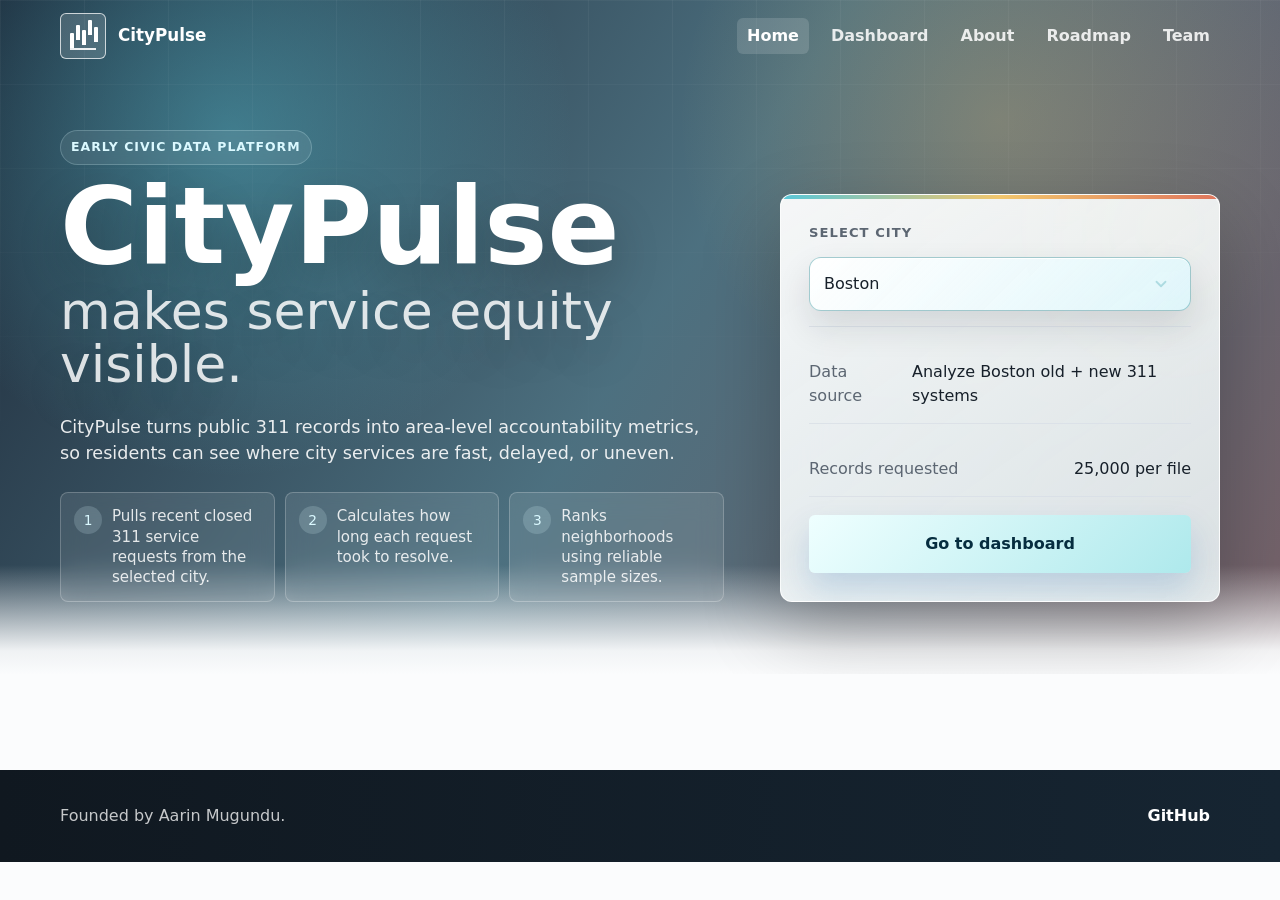
<file: index.html>
<!doctype html>
<html lang="en">
  <head>
    <meta charset="utf-8">
    <meta name="viewport" content="width=device-width, initial-scale=1">
    <title>CityPulse</title>
    <meta
      name="description"
      content="CityPulse turns public 311 service request data into area-level response-time rankings, equity stats, and target simulations."
    >
    <link rel="stylesheet" href="./styles.css?v=57">
  </head>
  <body>
    <div class="cursor-glow" aria-hidden="true"></div>
    <header class="app-header">
      <nav class="topbar" aria-label="Primary">
        <a class="brand" href="./index.html" aria-label="CityPulse home">
          <span class="brand-mark" aria-hidden="true">
            <span class="logo-buildings"></span>
          </span>
          <span>CityPulse</span>
        </a>
        <div class="nav-links">
          <a href="./index.html" aria-current="page">Home</a>
          <a href="./dashboard.html">Dashboard</a>
          <a href="./about.html">About</a>
          <a href="./roadmap.html">Roadmap</a>
          <a href="./team.html">Team</a>
        </div>
      </nav>

      <section class="hero" id="overview">
        <div class="hero-copy">
          <p class="eyebrow">Early civic data platform</p>
          <h1 class="home-title">
            <span>CityPulse</span>
            <span>makes service equity visible.</span>
          </h1>
          <p>
            CityPulse turns public 311 records into area-level accountability metrics, so
            residents can see where city services are fast, delayed, or uneven.
          </p>
          <div class="hero-explainer" aria-label="How CityPulse works">
            <article>
              <span>1</span>
              <p>Pulls recent closed 311 service requests from the selected city.</p>
            </article>
            <article>
              <span>2</span>
              <p>Calculates how long each request took to resolve.</p>
            </article>
            <article>
              <span>3</span>
              <p>Ranks neighborhoods using reliable sample sizes.</p>
            </article>
          </div>
        </div>

        <aside class="status-panel home-launch-panel" aria-label="Choose a city">
          <div class="status-row city-row">
            <label for="city-select">Select city</label>
            <select id="city-select">
              <option value="boston">Boston</option>
              <option value="nyc">New York City</option>
              <option value="sf">San Francisco</option>
            </select>
          </div>
          <div class="status-row">
            <span>Data source</span>
            <strong id="data-source">Analyze Boston</strong>
          </div>
          <div class="status-row">
            <span>Records requested</span>
            <strong id="record-limit">25,000</strong>
          </div>
          <a class="primary-action launch-action" href="./dashboard.html">Go to dashboard</a>
        </aside>
      </section>
    </header>

    <footer>
      <p>Founded by Aarin Mugundu.</p>
      <a href="https://github.com/plantster01/citypulse" target="_blank" rel="noreferrer">GitHub</a>
    </footer>

    <script src="./effects.js?v=57"></script>
    <script src="./app.js?v=57"></script>
  </body>
</html>
</file>
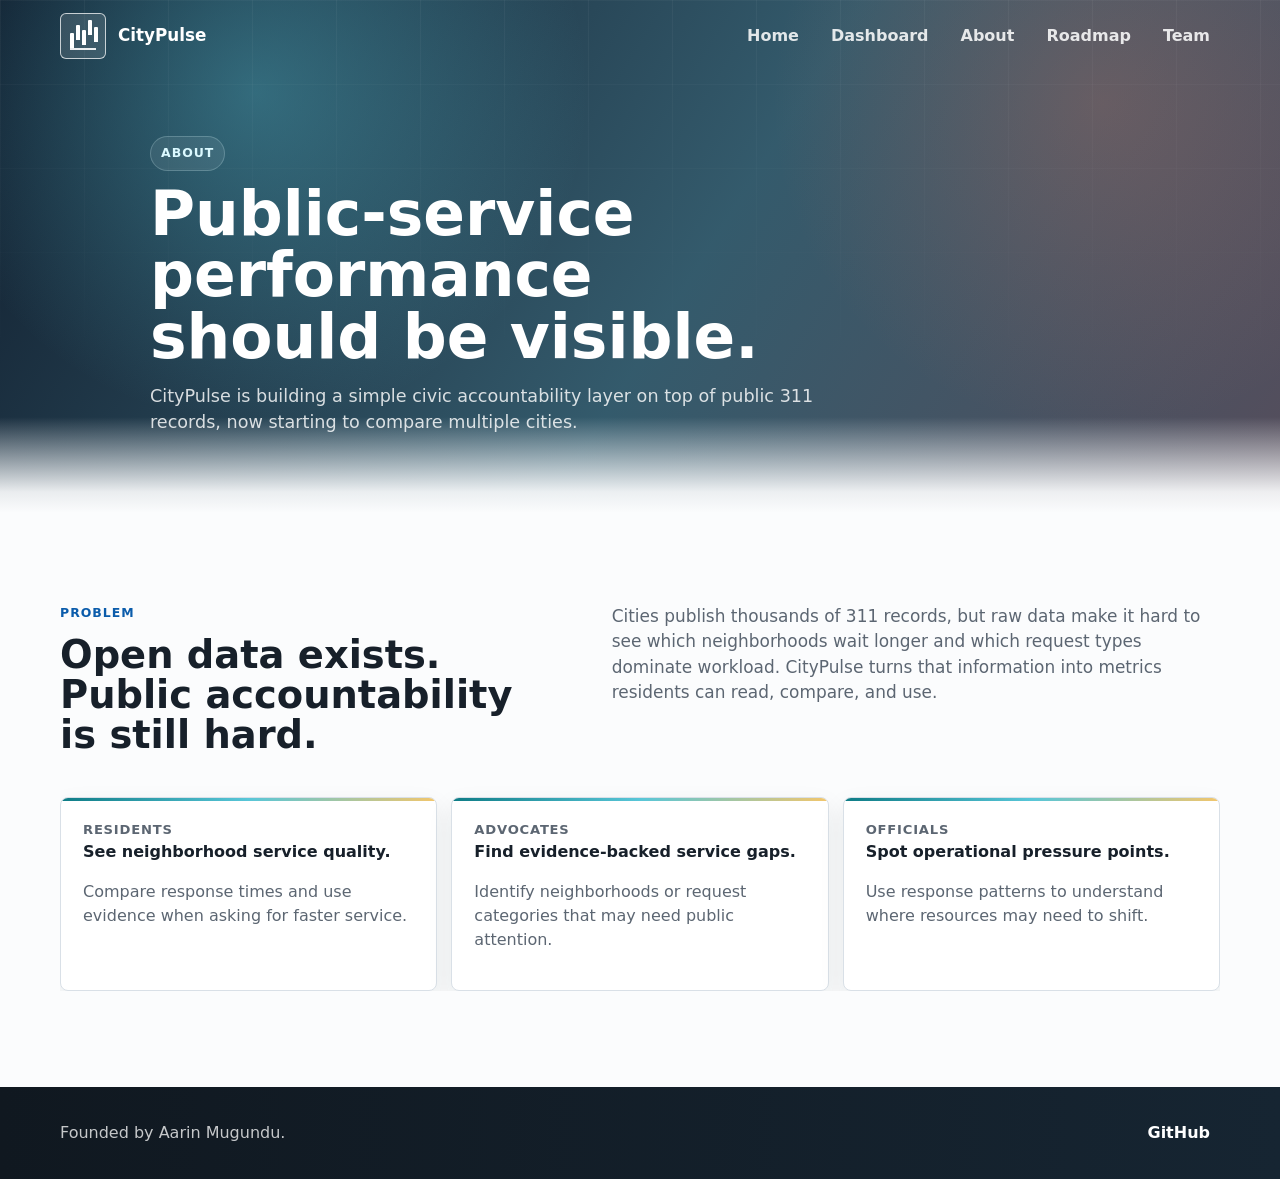
<file: about.html>
<!doctype html>
<html lang="en">
  <head>
    <meta charset="utf-8">
    <meta name="viewport" content="width=device-width, initial-scale=1">
    <title>CityPulse</title>
    <meta
      name="description"
      content="About CityPulse, a civic data platform for public-service accountability."
    >
    <link rel="stylesheet" href="./styles.css?v=57">
  </head>
  <body>
    <div class="cursor-glow" aria-hidden="true"></div>
    <header class="page-header compact-page-header">
      <nav class="topbar" aria-label="Primary">
        <a class="brand" href="./index.html" aria-label="CityPulse home">
          <span class="brand-mark" aria-hidden="true">
            <span class="logo-buildings"></span>
          </span>
          <span>CityPulse</span>
        </a>
        <div class="nav-links">
          <a href="./index.html">Home</a>
          <a href="./dashboard.html">Dashboard</a>
          <a href="./about.html">About</a>
          <a href="./roadmap.html">Roadmap</a>
          <a href="./team.html">Team</a>
        </div>
      </nav>

      <section class="page-hero compact-page-hero">
        <p class="eyebrow">About</p>
        <h1>Public-service performance should be visible.</h1>
        <p>
          CityPulse is building a simple civic accountability layer on top of public 311 records,
          now starting to compare multiple cities.
        </p>
      </section>
    </header>

    <main class="page-main">
      <section class="split-section">
        <div>
          <p class="eyebrow">Problem</p>
          <h2>Open data exists. Public accountability is still hard.</h2>
        </div>
        <p>
          Cities publish thousands of 311 records, but raw data make it hard to see which
          neighborhoods wait longer and which request types dominate workload. 
          CityPulse turns that information into metrics residents can read,
          compare, and use.
        </p>
      </section>

      <section class="feature-grid">
        <article>
          <span class="metric-label">Residents</span>
          <h3>See neighborhood service quality.</h3>
          <p>Compare response times and use evidence when asking for faster service.</p>
        </article>
        <article>
          <span class="metric-label">Advocates</span>
          <h3>Find evidence-backed service gaps.</h3>
          <p>Identify neighborhoods or request categories that may need public attention.</p>
        </article>
        <article>
          <span class="metric-label">Officials</span>
          <h3>Spot operational pressure points.</h3>
          <p>Use response patterns to understand where resources may need to shift.</p>
        </article>
      </section>
    </main>

    <footer>
      <p>Founded by Aarin Mugundu.</p>
      <a href="https://github.com/plantster01/citypulse" target="_blank" rel="noreferrer">GitHub</a>
    </footer>
    <script src="./effects.js?v=57"></script>
  </body>
</html>
</file>
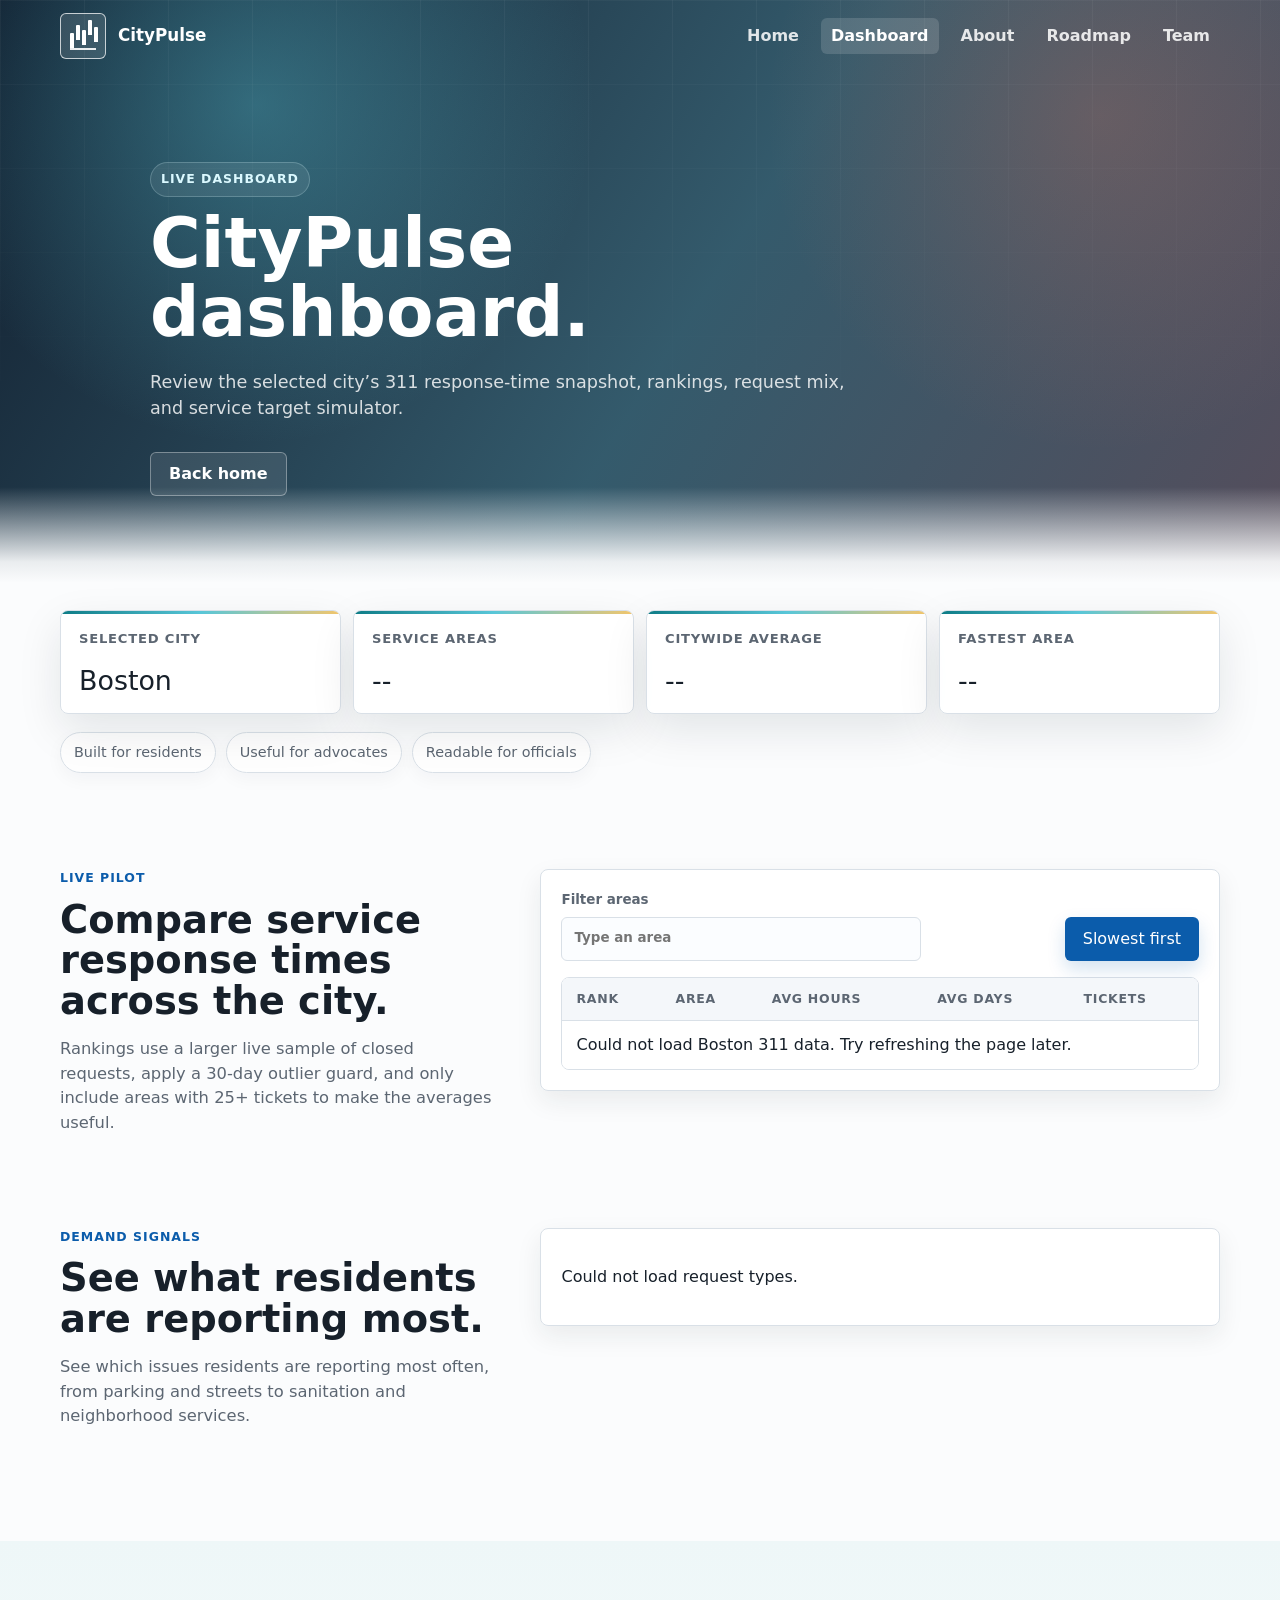
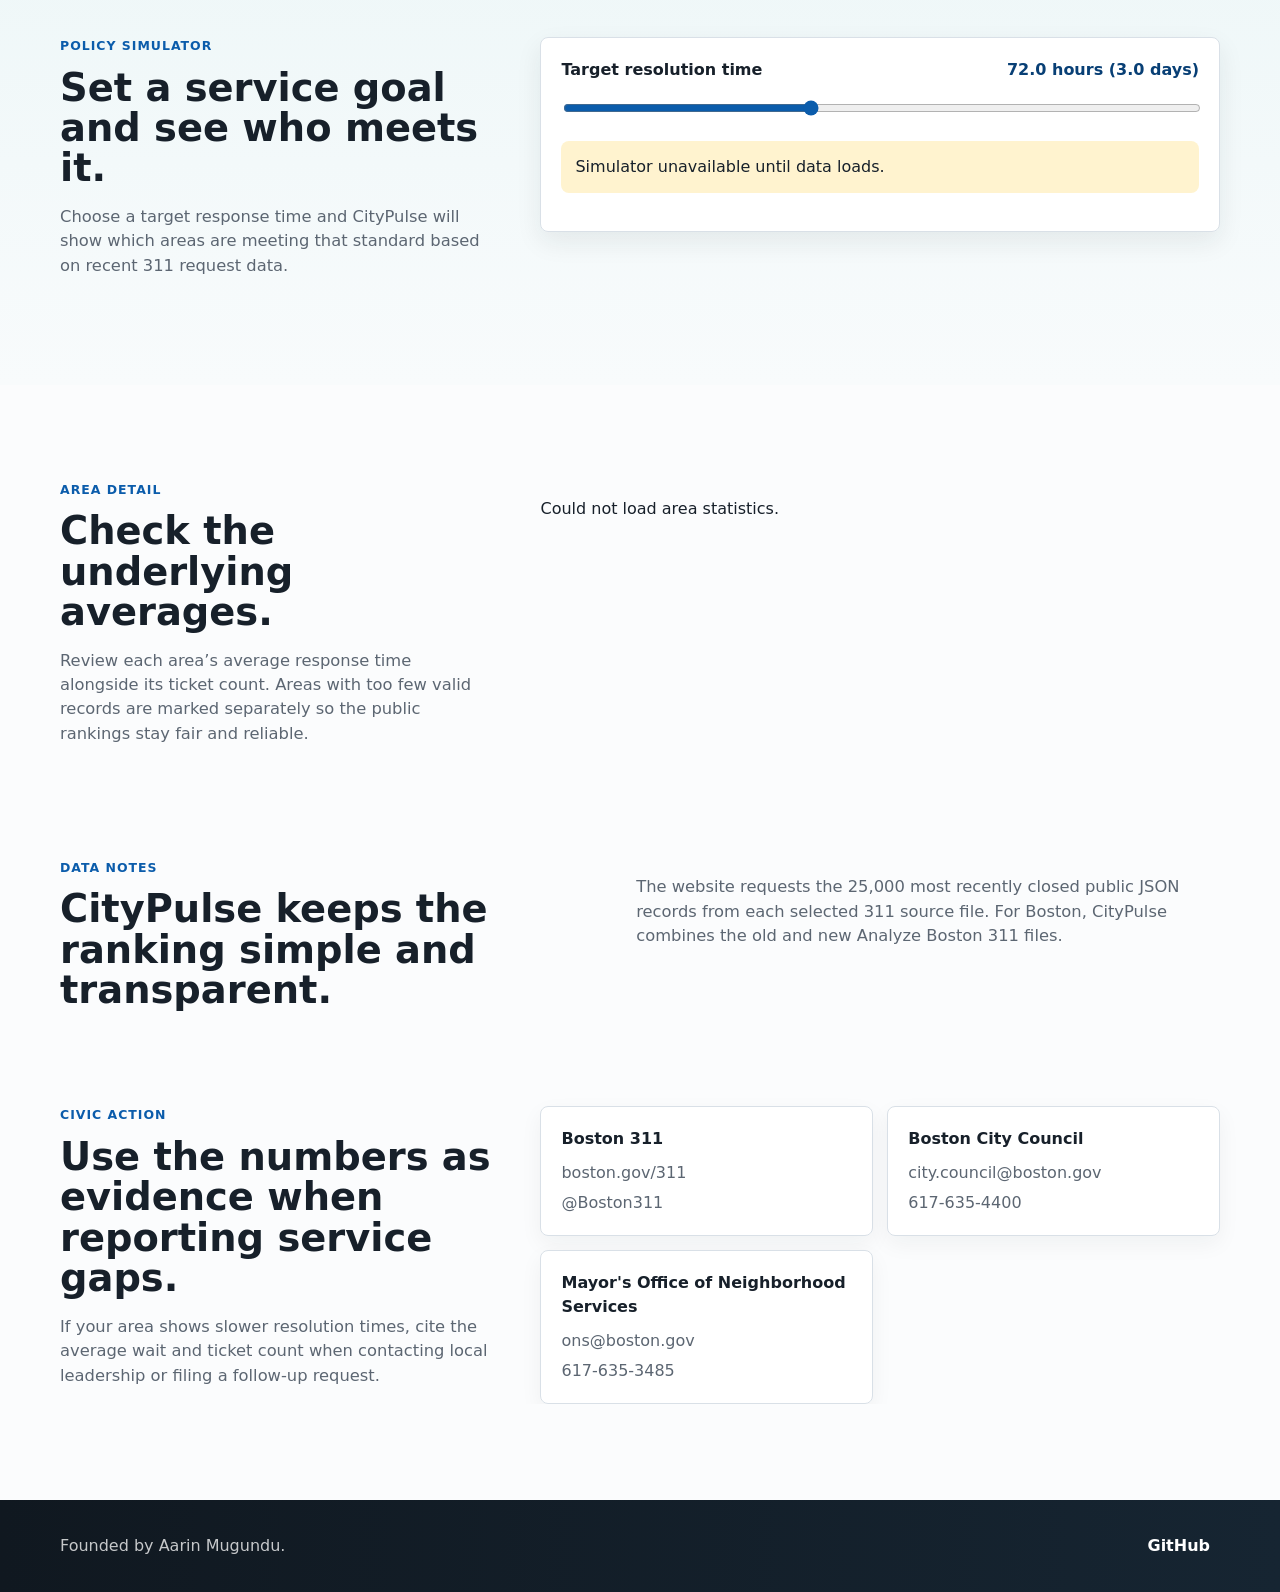
<file: dashboard.html>
<!doctype html>
<html lang="en">
  <head>
    <meta charset="utf-8">
    <meta name="viewport" content="width=device-width, initial-scale=1">
    <title>CityPulse</title>
    <meta
      name="description"
      content="CityPulse turns public 311 service request data into area-level response-time rankings, equity stats, and target simulations."
    >
    <link rel="stylesheet" href="./styles.css?v=57">
  </head>
  <body>
    <div class="cursor-glow" aria-hidden="true"></div>
    <header class="page-header">
      <nav class="topbar" aria-label="Primary">
        <a class="brand" href="./index.html" aria-label="CityPulse home">
          <span class="brand-mark" aria-hidden="true">
            <span class="logo-buildings"></span>
          </span>
          <span>CityPulse</span>
        </a>
        <div class="nav-links">
          <a href="./index.html">Home</a>
          <a href="./dashboard.html" aria-current="page">Dashboard</a>
          <a href="./about.html">About</a>
          <a href="./roadmap.html">Roadmap</a>
          <a href="./team.html">Team</a>
        </div>
      </nav>

      <section class="page-hero dashboard-page-hero" id="overview">
        <p class="eyebrow">Live dashboard</p>
        <h1>CityPulse dashboard.</h1>
        <p>
          Review the selected city’s 311 response-time snapshot, rankings, request mix, and
          service target simulator.
        </p>
        <div class="hero-actions">
          <a class="secondary-action" href="./index.html">Back home</a>
        </div>
      </section>
    </header>

    <main>
      <section class="metric-band" aria-label="Citywide snapshot">
        <article>
          <span class="metric-label">Selected city</span>
          <strong id="selected-city">--</strong>
        </article>
        <article>
          <span class="metric-label">Service areas</span>
          <strong id="total-neighborhoods">--</strong>
        </article>
        <article>
          <span class="metric-label">Citywide average</span>
          <strong id="city-average">--</strong>
        </article>
        <article>
          <span class="metric-label">Fastest area</span>
          <strong id="fastest-area">--</strong>
        </article>
      </section>

      <section class="audience-strip" aria-label="Who CityPulse is for">
        <span>Built for residents</span>
        <span>Useful for advocates</span>
        <span>Readable for officials</span>
      </section>

      <section class="section-grid" id="rankings">
        <div class="section-intro">
          <p class="eyebrow">Live pilot</p>
          <h2>Compare service response times across the city.</h2>
          <p>
            Rankings use a larger live sample of closed requests, apply a 30-day
            outlier guard, and only include areas with 25+ tickets to make the averages useful.
          </p>
        </div>

        <div class="tool-surface">
          <div class="control-row">
            <label class="search-field">
              <span>Filter areas</span>
              <input id="neighborhood-search" type="search" placeholder="Type an area">
            </label>
            <button class="icon-button" id="sort-toggle" type="button" aria-pressed="false">
              Slowest first
            </button>
          </div>

          <div class="table-wrap">
            <table>
              <thead>
                <tr>
                  <th scope="col">Rank</th>
                  <th scope="col">Area</th>
                  <th scope="col">Avg hours</th>
                  <th scope="col">Avg days</th>
                  <th scope="col">Tickets</th>
                </tr>
              </thead>
              <tbody id="ranking-body">
                <tr>
                  <td colspan="5">Loading rankings...</td>
                </tr>
              </tbody>
            </table>
          </div>
        </div>
      </section>

      <section class="section-grid compact-section" id="request-types">
        <div class="section-intro">
          <p class="eyebrow">Demand signals</p>
          <h2>See what residents are reporting most.</h2>
          <p>
            See which issues residents are reporting most often, from parking and streets to
            sanitation and neighborhood services.
          </p>
        </div>

        <div class="tool-surface">
          <div class="type-list" id="type-list">
            <p>Loading request types...</p>
          </div>
        </div>
      </section>

      <section class="section-grid alt" id="simulator">
        <div class="section-intro">
          <p class="eyebrow">Policy simulator</p>
          <h2>Set a service goal and see who meets it.</h2>
          <p>
            Choose a target response time and CityPulse will show which areas are meeting
            that standard based on recent 311 request data.
          </p>
        </div>

        <div class="tool-surface">
          <div class="slider-header">
            <label for="target-slider">Target resolution time</label>
            <strong id="target-label">72.0 hours (3.0 days)</strong>
          </div>
          <input id="target-slider" type="range" min="12" max="168" value="72" step="1">
          <div class="sim-summary" id="sim-summary">Waiting for live data...</div>
          <div class="result-list" id="sim-results" aria-live="polite"></div>
        </div>
      </section>

      <section class="section-grid" id="raw-stats">
        <div class="section-intro">
          <p class="eyebrow">Area detail</p>
          <h2>Check the underlying averages.</h2>
          <p>
            Review each area’s average response time alongside its ticket count. Areas
            with too few valid records are marked separately so the public rankings stay fair and
            reliable.
          </p>
        </div>

        <div class="stat-list" id="stats-list">
          <p>Loading area statistics...</p>
        </div>
      </section>

      <section class="info-band" id="about">
        <div>
          <p class="eyebrow">Data notes</p>
          <h2>CityPulse keeps the ranking simple and transparent.</h2>
        </div>
        <p>
          The website requests the 25,000 most recently closed public JSON records from each selected
          311 source file. For Boston, CityPulse combines the old and new Analyze Boston 311 files.
        </p>
      </section>

      <section class="section-grid action-section" id="action">
        <div class="section-intro">
          <p class="eyebrow">Civic action</p>
          <h2>Use the numbers as evidence when reporting service gaps.</h2>
          <p>
            If your area shows slower resolution times, cite the average wait and ticket
            count when contacting local leadership or filing a follow-up request.
          </p>
        </div>

        <div class="contact-grid" id="contact-grid">
          <article>
            <h3>City 311 portal</h3>
            <p>File or follow up through the city’s official 311 service.</p>
          </article>
          <article>
            <h3>Local representatives</h3>
            <p>Share the area average, ticket count, and comparison to citywide response time.</p>
          </article>
          <article>
            <h3>Community groups</h3>
            <p>Use CityPulse rankings to support neighborhood meetings or public testimony.</p>
          </article>
        </div>
      </section>
    </main>

    <footer>
      <p>Founded by Aarin Mugundu.</p>
      <a href="https://github.com/plantster01/citypulse" target="_blank" rel="noreferrer">GitHub</a>
    </footer>

    <script src="./effects.js?v=57"></script>
    <script src="./app.js?v=57"></script>
  </body>
</html>
</file>
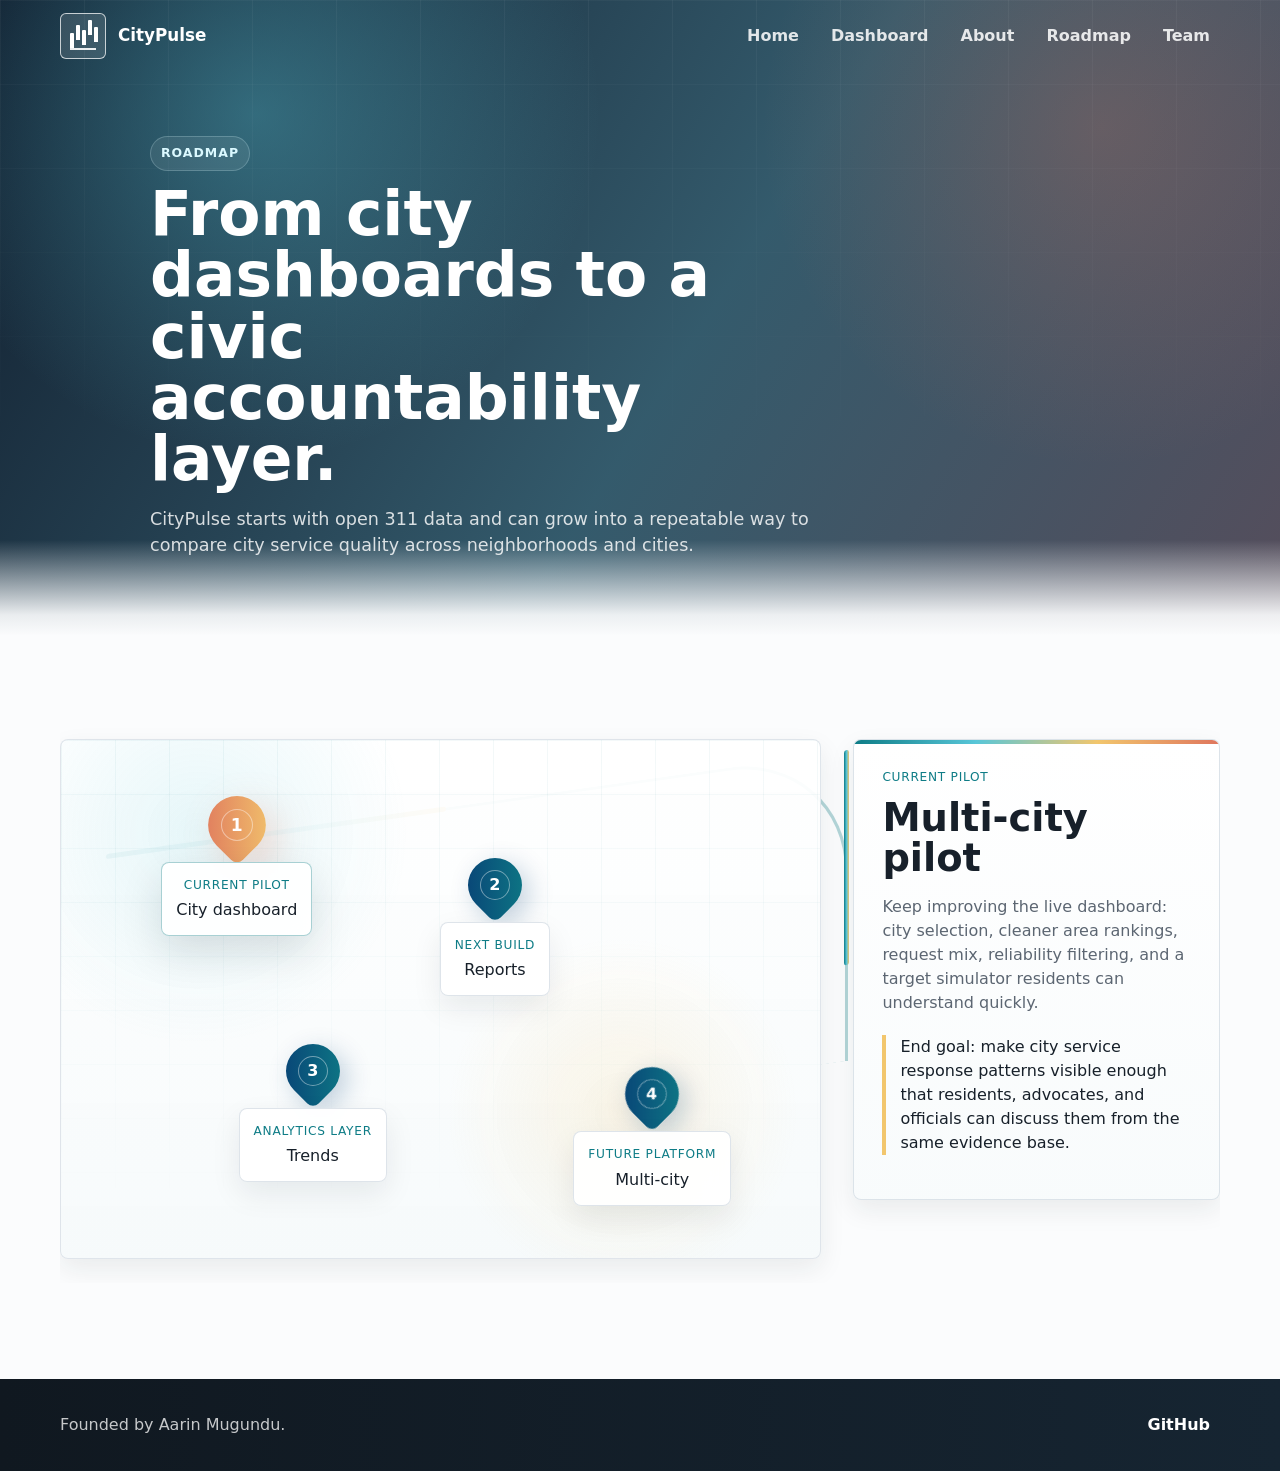
<file: roadmap.html>
<!doctype html>
<html lang="en">
  <head>
    <meta charset="utf-8">
    <meta name="viewport" content="width=device-width, initial-scale=1">
    <title>CityPulse</title>
    <meta
      name="description"
      content="CityPulse product roadmap for civic service accountability."
    >
    <link rel="stylesheet" href="./styles.css?v=57">
  </head>
  <body>
    <div class="cursor-glow" aria-hidden="true"></div>
    <header class="page-header compact-page-header">
      <nav class="topbar" aria-label="Primary">
        <a class="brand" href="./index.html" aria-label="CityPulse home">
          <span class="brand-mark" aria-hidden="true">
            <span class="logo-buildings"></span>
          </span>
          <span>CityPulse</span>
        </a>
        <div class="nav-links">
          <a href="./index.html">Home</a>
          <a href="./dashboard.html">Dashboard</a>
          <a href="./about.html">About</a>
          <a href="./roadmap.html">Roadmap</a>
          <a href="./team.html">Team</a>
        </div>
      </nav>

      <section class="page-hero compact-page-hero">
        <p class="eyebrow">Roadmap</p>
        <h1>From city dashboards to a civic accountability layer.</h1>
        <p>
          CityPulse starts with open 311 data and can grow into a repeatable way to compare city
          service quality across neighborhoods and cities.
        </p>
      </section>
    </header>

    <main class="page-main">
      <section class="roadmap-map" aria-label="CityPulse product roadmap">
        <div class="map-route" aria-hidden="true">
          <span></span>
        </div>

        <div class="map-milestones">
          <button
            class="map-stop is-active"
            type="button"
            data-title="Multi-city pilot"
            data-kicker="Current pilot"
            data-body="Keep improving the live dashboard: city selection, cleaner area rankings, request mix, reliability filtering, and a target simulator residents can understand quickly."
            data-goal="End goal: make city service response patterns visible enough that residents, advocates, and officials can discuss them from the same evidence base."
            aria-pressed="true"
          >
            <span class="map-pin" data-step="1" aria-hidden="true"></span>
            <span class="map-card">
              <span>Current pilot</span>
              <strong>City dashboard</strong>
            </span>
          </button>

          <button
            class="map-stop"
            type="button"
            data-title="Neighborhood reports"
            data-kicker="Next build"
            data-body="Generate clean, shareable neighborhood summaries with average response time, top request types, comparison to citywide baseline, and sample size context."
            data-goal="End goal: let a resident copy one public-facing report into an email, community meeting, or city council testimony."
            aria-pressed="false"
          >
            <span class="map-pin" data-step="2" aria-hidden="true"></span>
            <span class="map-card">
              <span>Next build</span>
              <strong>Reports</strong>
            </span>
          </button>

          <button
            class="map-stop"
            type="button"
            data-title="Trend detection"
            data-kicker="Analytics layer"
            data-body="Track whether response times are improving or worsening over weeks and months, then flag neighborhoods where service gaps appear persistent."
            data-goal="End goal: move CityPulse from a snapshot dashboard into a lightweight civic monitoring system."
            aria-pressed="false"
          >
            <span class="map-pin" data-step="3" aria-hidden="true"></span>
            <span class="map-card">
              <span>Analytics layer</span>
              <strong>Trends</strong>
            </span>
          </button>

          <button
            class="map-stop"
            type="button"
            data-title="Multi-city expansion"
            data-kicker="Future platform"
            data-body="Adapt the CityPulse pipeline for other cities with open 311-style datasets, using consistent metrics while respecting each city’s data structure."
            data-goal="End goal: become a civic data layer that compares public service reliability across neighborhoods and cities."
            aria-pressed="false"
          >
            <span class="map-pin" data-step="4" aria-hidden="true"></span>
            <span class="map-card">
              <span>Future platform</span>
              <strong>Multi-city</strong>
            </span>
          </button>
        </div>

        <aside class="map-detail" aria-live="polite">
          <span id="map-detail-kicker">Current pilot</span>
          <h2 id="map-detail-title">Multi-city pilot</h2>
          <p id="map-detail-body">
            Keep improving the live dashboard: city selection, cleaner area rankings, request mix,
            reliability filtering, and a target simulator residents can understand quickly.
          </p>
          <p id="map-detail-goal">
            End goal: make city service response patterns visible enough that residents,
            advocates, and officials can discuss them from the same evidence base.
          </p>
        </aside>
      </section>
    </main>

    <footer>
      <p>Founded by Aarin Mugundu.</p>
      <a href="https://github.com/plantster01/citypulse" target="_blank" rel="noreferrer">GitHub</a>
    </footer>
    <script src="./effects.js?v=57"></script>
  </body>
</html>
</file>
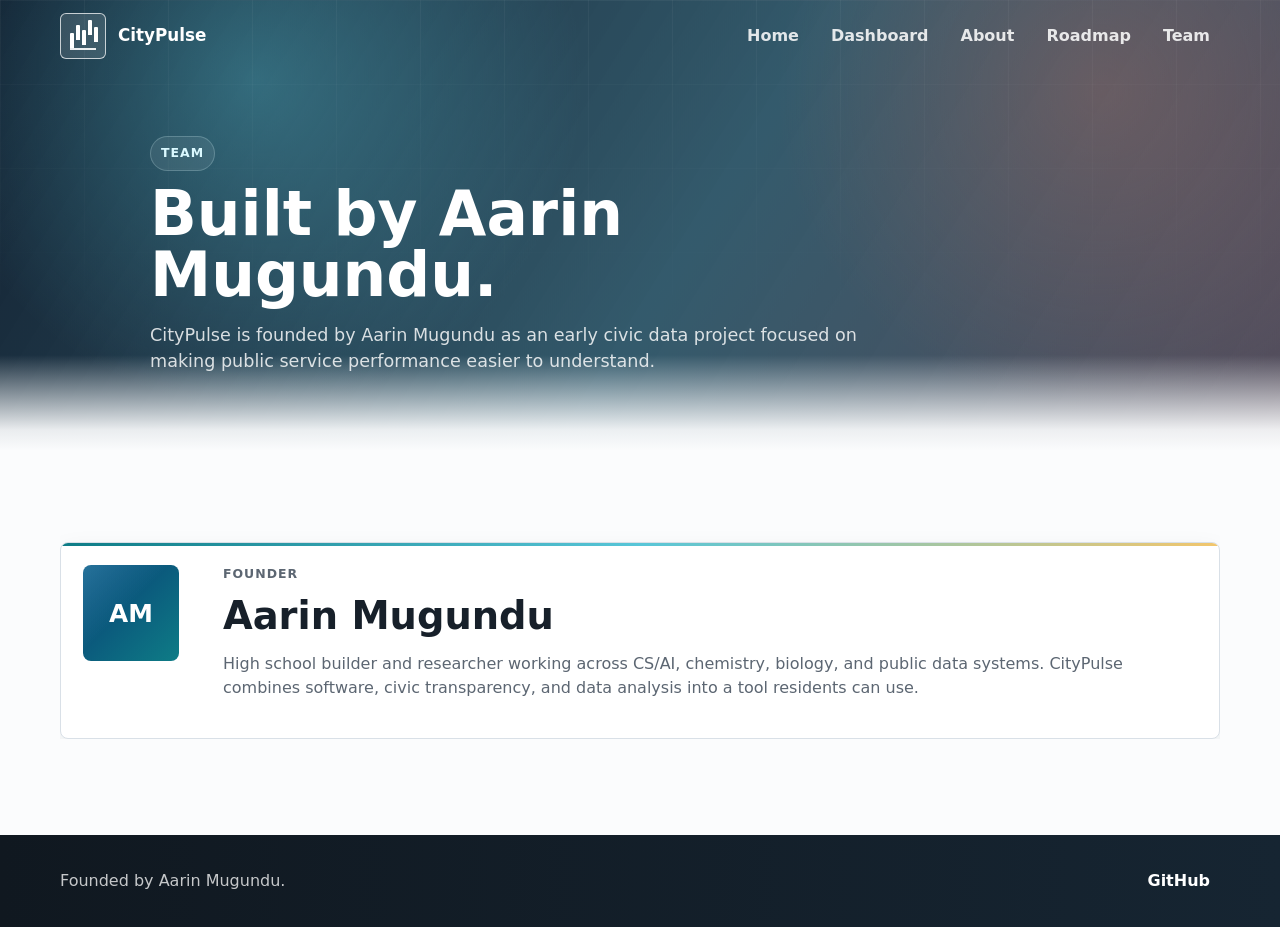
<file: team.html>
<!doctype html>
<html lang="en">
  <head>
    <meta charset="utf-8">
    <meta name="viewport" content="width=device-width, initial-scale=1">
    <title>CityPulse</title>
    <meta
      name="description"
      content="CityPulse founder and project team."
    >
    <link rel="stylesheet" href="./styles.css?v=57">
  </head>
  <body>
    <div class="cursor-glow" aria-hidden="true"></div>
    <header class="page-header compact-page-header">
      <nav class="topbar" aria-label="Primary">
        <a class="brand" href="./index.html" aria-label="CityPulse home">
          <span class="brand-mark" aria-hidden="true">
            <span class="logo-buildings"></span>
          </span>
          <span>CityPulse</span>
        </a>
        <div class="nav-links">
          <a href="./index.html">Home</a>
          <a href="./dashboard.html">Dashboard</a>
          <a href="./about.html">About</a>
          <a href="./roadmap.html">Roadmap</a>
          <a href="./team.html">Team</a>
        </div>
      </nav>

      <section class="page-hero compact-page-hero">
        <p class="eyebrow">Team</p>
        <h1>Built by Aarin Mugundu.</h1>
        <p>
          CityPulse is founded by Aarin Mugundu as an early civic data project focused on
          making public service performance easier to understand.
        </p>
      </section>
    </header>

    <main class="page-main">
      <section class="founder-card">
        <div class="founder-mark" aria-hidden="true">AM</div>
        <div>
          <p class="eyebrow">Founder</p>
          <h2>Aarin Mugundu</h2>
          <p>
            High school builder and researcher working across CS/AI, chemistry, biology, and public
            data systems. CityPulse combines software, civic transparency, and data analysis into a
            tool residents can use.
          </p>
        </div>
      </section>
    </main>

    <footer>
      <p>Founded by Aarin Mugundu.</p>
      <a href="https://github.com/plantster01/citypulse" target="_blank" rel="noreferrer">GitHub</a>
    </footer>
    <script src="./effects.js?v=57"></script>
  </body>
</html>
</file>
<file: styles.css>
:root {
  color-scheme: light;
  --ink: #17202a;
  --muted: #5c6672;
  --paper: #fbfcfd;
  --paper-soft: #f4f7fa;
  --line: #d9e0e7;
  --blue: #0b5cab;
  --blue-dark: #083f75;
  --cyan: #58c6d8;
  --teal: #0e7c86;
  --coral: #df765d;
  --sun: #f2c66d;
  --green: #1f8f53;
  --red: #be3a34;
  --amber: #b96f00;
  --aqua: #e6f4f1;
  --gold: #fff3cf;
  --rose: #fae7e3;
  --shadow: 0 10px 26px rgba(23, 32, 42, 0.08);
  --shadow-strong: 0 22px 60px rgba(13, 28, 42, 0.18);
  font-family: "Avenir Next", Avenir, Inter, ui-sans-serif, system-ui, -apple-system, BlinkMacSystemFont, "Segoe UI", sans-serif;
}

* {
  box-sizing: border-box;
}

html {
  scroll-behavior: smooth;
}

body {
  margin: 0;
  background: var(--paper);
  color: var(--ink);
  line-height: 1.5;
}

::selection {
  background: rgba(88, 198, 216, 0.34);
}

a {
  color: inherit;
}

a:focus-visible,
button:focus-visible,
input:focus-visible {
  outline: 2px solid var(--cyan);
  outline-offset: 2px;
}

.cursor-glow {
  display: none;
}

.app-header {
  min-height: 72vh;
  position: relative;
  isolation: isolate;
  overflow: hidden;
  background:
    radial-gradient(circle at 18% 20%, rgba(88, 198, 216, 0.44), transparent 29%),
    radial-gradient(circle at 78% 18%, rgba(242, 198, 109, 0.25), transparent 28%),
    linear-gradient(122deg, rgba(4, 18, 35, 0.9) 0%, rgba(9, 58, 79, 0.72) 50%, rgba(56, 23, 33, 0.68) 100%),
    url("https://images.unsplash.com/photo-1508050919630-b135583b29ab?auto=format&fit=crop&w=1800&q=82");
  background-position: center;
  background-size: cover;
  color: white;
  display: flex;
  flex-direction: column;
}

.app-header::before {
  content: "";
  position: absolute;
  inset: 0;
  z-index: -1;
  background:
    linear-gradient(90deg, rgba(255, 255, 255, 0.06) 1px, transparent 1px),
    linear-gradient(180deg, rgba(255, 255, 255, 0.05) 1px, transparent 1px);
  background-size: 84px 84px;
  mask-image: linear-gradient(to bottom, rgba(0, 0, 0, 0.74), transparent 72%);
}

.app-header::after {
  content: "";
  position: absolute;
  left: 0;
  right: 0;
  bottom: -1px;
  height: 110px;
  z-index: -1;
  background: linear-gradient(180deg, transparent, rgba(251, 252, 253, 0.94) 78%, var(--paper));
}

.page-header {
  min-height: 52vh;
  position: relative;
  isolation: isolate;
  overflow: hidden;
  background:
    radial-gradient(circle at 20% 18%, rgba(88, 198, 216, 0.38), transparent 30%),
    radial-gradient(circle at 86% 20%, rgba(223, 118, 93, 0.24), transparent 28%),
    linear-gradient(122deg, rgba(4, 18, 35, 0.95) 0%, rgba(8, 55, 76, 0.82) 54%, rgba(39, 28, 46, 0.78) 100%),
    url("https://images.unsplash.com/photo-1508050919630-b135583b29ab?auto=format&fit=crop&w=1800&q=82");
  background-position: center;
  background-size: cover;
  color: white;
}

.page-header::before {
  content: "";
  position: absolute;
  inset: 0;
  z-index: -1;
  background:
    linear-gradient(90deg, rgba(255, 255, 255, 0.055) 1px, transparent 1px),
    linear-gradient(180deg, rgba(255, 255, 255, 0.045) 1px, transparent 1px);
  background-size: 84px 84px;
  mask-image: linear-gradient(to bottom, rgba(0, 0, 0, 0.78), transparent 76%);
}

.page-header::after {
  content: "";
  position: absolute;
  left: 0;
  right: 0;
  bottom: -1px;
  height: 96px;
  z-index: -1;
  background: linear-gradient(180deg, transparent, rgba(251, 252, 253, 0.92) 78%, var(--paper));
}

.compact-page-header {
  min-height: 42vh;
}

.topbar {
  width: min(1160px, calc(100% - 32px));
  margin: 0 auto;
  min-height: 72px;
  display: flex;
  align-items: center;
  justify-content: space-between;
  gap: 24px;
}

.brand,
.nav-links {
  display: flex;
  align-items: center;
  gap: 12px;
}

.brand {
  text-decoration: none;
  font-weight: 550;
  font-size: 1.05rem;
  border-radius: 6px;
  padding: 4px 6px 4px 0;
  transition: opacity 160ms ease;
}

.brand:hover {
  opacity: 0.92;
}

.brand:active {
  opacity: 0.82;
}

.brand-mark {
  width: 46px;
  height: 46px;
  border: 1px solid rgba(255, 255, 255, 0.72);
  display: block;
  position: relative;
  background: rgba(255, 255, 255, 0.15);
  overflow: hidden;
  border-radius: 6px;
}

.brand-mark::before {
  content: "";
  position: absolute;
  left: 9px;
  right: 9px;
  bottom: 8px;
  height: 2px;
  background: rgba(255, 255, 255, 0.9);
}

.logo-buildings {
  position: absolute;
  left: 9px;
  bottom: 10px;
  width: 4px;
  height: 15px;
  background: white;
  border-radius: 1px 1px 0 0;
  box-shadow:
    6px -8px 0 0 white,
    12px -3px 0 0 white,
    18px -13px 0 0 white,
    24px -6px 0 0 white;
}

.page-header .brand-mark {
  border-color: rgba(255, 255, 255, 0.72);
  background: rgba(255, 255, 255, 0.12);
}

.nav-links a {
  text-decoration: none;
  font-weight: 550;
  color: rgba(255, 255, 255, 0.86);
  padding: 6px 10px;
  border-radius: 6px;
  transition: color 160ms ease, background 160ms ease;
}

.nav-links a:hover {
  color: white;
  background: rgba(255, 255, 255, 0.1);
}

.nav-links a:active {
  background: rgba(255, 255, 255, 0.16);
}

.nav-links a[aria-current="page"] {
  color: white;
  background: rgba(255, 255, 255, 0.14);
}

.hero {
  width: min(1160px, calc(100% - 32px));
  margin: auto;
  padding: 58px 0 72px;
  display: grid;
  grid-template-columns: minmax(0, 1fr) minmax(380px, 440px);
  gap: 56px;
  align-items: end;
}

.hero-copy {
  max-width: 770px;
  animation: heroRise 720ms ease-out both;
}

.hero-copy h1 {
  text-shadow: 0 20px 48px rgba(0, 0, 0, 0.22);
}

.home-title {
  display: grid;
  gap: 8px;
}

.home-title span:first-child {
  font-size: clamp(3.1rem, 8.3vw, 6.7rem);
}

.home-title span:last-child {
  max-width: 11.5em;
  color: rgba(255, 255, 255, 0.84);
  font-size: clamp(1.7rem, 4.2vw, 3.25rem);
  font-weight: 500;
  line-height: 1.03;
}

.eyebrow {
  margin: 0 0 12px;
  color: var(--blue);
  text-transform: uppercase;
  letter-spacing: 0.08em;
  font-size: 0.78rem;
  font-weight: 550;
}

.hero .eyebrow,
.page-hero .eyebrow {
  width: fit-content;
  color: #dbf9ff;
  border: 1px solid rgba(219, 249, 255, 0.22);
  border-radius: 999px;
  padding: 7px 10px;
  background: rgba(255, 255, 255, 0.08);
  backdrop-filter: blur(10px);
}

h1,
h2,
h3,
p {
  overflow-wrap: anywhere;
}

h1 {
  margin: 0;
  font-size: clamp(2.6rem, 7vw, 5.65rem);
  font-weight: 600;
  line-height: 0.94;
  max-width: 10.7em;
}

.page-hero {
  width: min(980px, calc(100% - 32px));
  margin: 0 auto;
  padding: 90px 0 110px;
  animation: heroRise 720ms ease-out both;
}

.page-hero h1 {
  font-size: clamp(2.2rem, 5.4vw, 4.55rem);
  line-height: 1;
}

.compact-page-hero {
  padding: 64px 0 76px;
}

.compact-page-hero h1 {
  font-size: clamp(2rem, 4.8vw, 4rem);
}

.page-hero p:not(.eyebrow) {
  max-width: 720px;
  margin: 22px 0 0;
  color: rgba(255, 255, 255, 0.82);
  font-size: 1.1rem;
}

.compact-page-hero p:not(.eyebrow) {
  margin-top: 16px;
}

.dashboard-page-hero {
  padding-bottom: 86px;
}

h2 {
  margin: 0;
  font-size: clamp(1.8rem, 3vw, 3rem);
  font-weight: 550;
  line-height: 1.05;
}

h3 {
  margin: 0 0 10px;
  font-size: 1rem;
  font-weight: 550;
}

.hero-copy > p:not(.eyebrow) {
  margin: 22px 0 0;
  max-width: 650px;
  color: rgba(255, 255, 255, 0.89);
  font-size: 1.1rem;
}

.hero-explainer {
  margin-top: 26px;
  display: grid;
  grid-template-columns: repeat(3, minmax(0, 1fr));
  gap: 10px;
  max-width: 760px;
}

.hero-explainer article {
  border: 1px solid rgba(255, 255, 255, 0.22);
  border-radius: 8px;
  background: rgba(255, 255, 255, 0.09);
  backdrop-filter: blur(12px);
  padding: 13px;
  display: grid;
  grid-template-columns: 28px minmax(0, 1fr);
  gap: 10px;
  align-items: start;
}

.hero-explainer span {
  width: 28px;
  height: 28px;
  border-radius: 50%;
  display: grid;
  place-items: center;
  background: rgba(219, 249, 255, 0.18);
  color: #dbf9ff;
  font-size: 0.86rem;
  font-weight: 500;
}

.hero-explainer p {
  margin: 0;
  color: rgba(255, 255, 255, 0.86);
  font-size: 0.94rem;
  line-height: 1.35;
}

.hero-actions {
  display: flex;
  flex-wrap: wrap;
  gap: 12px;
  margin-top: 30px;
}

.primary-action,
.secondary-action,
button {
  border: 0;
  border-radius: 6px;
  min-height: 44px;
  padding: 0 18px;
  display: inline-flex;
  align-items: center;
  justify-content: center;
  font: inherit;
  font-weight: 550;
  text-decoration: none;
  cursor: pointer;
  transition: transform 160ms ease, box-shadow 160ms ease, background 160ms ease, border-color 160ms ease;
}

.primary-action {
  background: linear-gradient(135deg, #efffff, #aee9ec);
  color: #062d3f;
  box-shadow: 0 16px 36px rgba(0, 0, 0, 0.2);
}

.secondary-action {
  color: #fff;
  border: 1px solid rgba(255, 255, 255, 0.34);
  background: rgba(255, 255, 255, 0.1);
  backdrop-filter: blur(12px);
}

.primary-action:hover,
.secondary-action:hover,
button:hover {
  transform: translateY(-1px);
}

.primary-action:active,
.secondary-action:active,
button:active {
  transform: translateY(0);
}

.status-panel,
.tool-surface,
.contact-grid article {
  background: rgba(255, 255, 255, 0.96);
  color: var(--ink);
  border: 1px solid var(--line);
  box-shadow: var(--shadow);
}

.status-panel {
  padding: 28px;
  border-radius: 12px;
  box-shadow:
    0 28px 80px rgba(0, 0, 0, 0.24),
    inset 0 1px 0 rgba(255, 255, 255, 0.78);
  background:
    linear-gradient(145deg, rgba(255, 255, 255, 0.94), rgba(239, 249, 250, 0.84)),
    radial-gradient(circle at 88% 8%, rgba(242, 198, 109, 0.22), transparent 30%);
  border-color: rgba(255, 255, 255, 0.82);
  backdrop-filter: blur(22px);
  position: relative;
  overflow: hidden;
  animation: heroRise 820ms 120ms ease-out both;
}

.status-panel::before {
  content: "";
  position: absolute;
  inset: 0 0 auto;
  height: 4px;
  background: linear-gradient(90deg, var(--cyan), var(--sun), var(--coral));
}

.status-row {
  display: flex;
  justify-content: space-between;
  gap: 18px;
  border-bottom: 1px solid var(--line);
  padding: 15px 0;
}

.status-row:first-child {
  padding-top: 0;
}

.status-row:last-child {
  border-bottom: 0;
  padding-bottom: 0;
}

.status-row span {
  color: var(--muted);
}

.status-row label {
  color: var(--muted);
  font-size: 0.82rem;
  font-weight: 550;
  letter-spacing: 0.08em;
  text-transform: uppercase;
}

.status-row strong {
  font-weight: 400;
}

.city-row {
  display: grid;
  grid-template-columns: 1fr;
  gap: 14px;
  align-items: stretch;
}

.city-row select {
  width: 100%;
  min-height: 54px;
  appearance: none;
  border: 1px solid rgba(14, 124, 134, 0.34);
  border-radius: 12px;
  background:
    linear-gradient(135deg, rgba(255, 255, 255, 0.98), rgba(219, 249, 255, 0.72)),
    url("data:image/svg+xml,%3Csvg xmlns='http://www.w3.org/2000/svg' width='18' height='18' viewBox='0 0 24 24' fill='none' stroke='%230e7c86' stroke-width='2.4' stroke-linecap='round' stroke-linejoin='round'%3E%3Cpath d='m6 9 6 6 6-6'/%3E%3C/svg%3E");
  background-position: center, right 20px center;
  background-repeat: no-repeat;
  color: var(--ink);
  font: inherit;
  font-size: 1rem;
  font-weight: 500;
  padding: 0 50px 0 14px;
  box-shadow:
    0 16px 34px rgba(13, 28, 42, 0.12),
    inset 0 1px 0 rgba(255, 255, 255, 0.9);
  cursor: pointer;
  transition: border-color 160ms ease, box-shadow 160ms ease, transform 160ms ease;
}

.city-row select option {
  background: #ffffff;
  color: var(--ink);
}

.city-row select:hover {
  border-color: rgba(11, 92, 171, 0.42);
  box-shadow:
    0 20px 40px rgba(13, 28, 42, 0.16),
    inset 0 1px 0 rgba(255, 255, 255, 0.92);
  transform: translateY(-1px);
}

.city-row select:focus {
  outline: 2px solid rgba(11, 92, 171, 0.16);
  border-color: var(--blue);
}

.home-launch-panel {
  display: grid;
  gap: 18px;
}

.home-launch-panel .status-row {
  border-bottom-color: rgba(217, 224, 231, 0.82);
}

.launch-action {
  min-height: 58px;
  width: 100%;
  font-size: 1rem;
  box-shadow: 0 16px 32px rgba(11, 92, 171, 0.18);
}

main {
  overflow: hidden;
}

.metric-band {
  width: min(1160px, calc(100% - 32px));
  margin: 28px auto 0;
  display: grid;
  grid-template-columns: repeat(auto-fit, minmax(190px, 1fr));
  gap: 12px;
  position: relative;
  z-index: 2;
  align-items: stretch;
}

.metric-band article {
  background: rgba(255, 255, 255, 0.95);
  border: 1px solid var(--line);
  border-radius: 8px;
  min-height: 104px;
  padding: 18px;
  box-shadow: 0 16px 44px rgba(13, 28, 42, 0.1);
  display: flex;
  flex-direction: column;
  justify-content: space-between;
  overflow: hidden;
  position: relative;
}

.metric-band article::before,
.insight-strip article::before {
  content: "";
  position: absolute;
  left: 0;
  right: 0;
  top: 0;
  height: 3px;
  background: linear-gradient(90deg, var(--teal), var(--cyan), var(--sun));
}

.metric-label {
  display: block;
  color: var(--muted);
  font-size: 0.82rem;
  font-weight: 550;
  text-transform: uppercase;
  letter-spacing: 0.06em;
}

.metric-band strong {
  display: block;
  margin-top: 12px;
  font-size: clamp(1.25rem, 2.1vw, 1.82rem);
  font-weight: 400;
  line-height: 1.08;
}

.insight-strip {
  width: min(1160px, calc(100% - 32px));
  margin: 14px auto 0;
  display: grid;
  grid-template-columns: repeat(auto-fit, minmax(235px, 1fr));
  gap: 12px;
}

.insight-strip article {
  border: 1px solid var(--line);
  border-radius: 8px;
  background: #fff;
  padding: 16px 18px;
  box-shadow: 0 8px 22px rgba(23, 32, 42, 0.05);
  overflow: hidden;
  position: relative;
}

.insight-strip strong {
  display: block;
  margin-top: 8px;
  color: var(--ink);
  font-size: 1.08rem;
  font-weight: 400;
  line-height: 1.2;
}

.audience-strip {
  width: min(1160px, calc(100% - 32px));
  margin: 18px auto 0;
  display: flex;
  flex-wrap: wrap;
  gap: 10px;
}

.audience-strip span {
  border: 1px solid var(--line);
  border-radius: 999px;
  background: rgba(255, 255, 255, 0.82);
  padding: 9px 13px;
  color: var(--muted);
  font-size: 0.9rem;
  font-weight: 500;
  box-shadow: 0 6px 18px rgba(23, 32, 42, 0.04);
}

.reveal-section {
  opacity: 0;
  transform: translateY(24px);
  transition:
    opacity 620ms ease,
    transform 620ms ease;
}

.reveal-section.is-visible {
  opacity: 1;
  transform: translateY(0);
}

@keyframes heroRise {
  from {
    opacity: 0;
    transform: translateY(18px);
  }

  to {
    opacity: 1;
    transform: translateY(0);
  }
}

.section-grid,
.info-band {
  width: min(1160px, calc(100% - 32px));
  margin: 0 auto;
  padding: 96px 0 0;
}

.page-main {
  width: min(1160px, calc(100% - 32px));
  margin: 0 auto;
}

.split-section {
  padding: 92px 0 0;
  display: grid;
  grid-template-columns: 0.9fr 1.1fr;
  gap: 54px;
  align-items: start;
}

.split-section > p {
  margin: 0;
  color: var(--muted);
  font-size: 1.06rem;
}

.feature-grid {
  padding-top: 42px;
  display: grid;
  grid-template-columns: repeat(3, minmax(0, 1fr));
  gap: 14px;
}

.feature-grid article,
.founder-card {
  border: 1px solid var(--line);
  border-radius: 8px;
  background: white;
  padding: 22px;
  box-shadow: var(--shadow);
  position: relative;
  overflow: hidden;
}

.feature-grid article::before,
.timeline-content::before,
.founder-card::before {
  content: "";
  position: absolute;
  left: 0;
  right: 0;
  top: 0;
  height: 3px;
  background: linear-gradient(90deg, var(--teal), var(--cyan), var(--sun));
}

.feature-grid p,
.founder-card p {
  color: var(--muted);
}

.timeline,
.roadmap-map {
  position: relative;
  padding: 104px 0 24px;
}

.timeline {
  display: grid;
  grid-template-columns: repeat(4, minmax(0, 1fr));
  gap: 0;
}

.timeline::before {
  content: "";
  position: absolute;
  top: 129px;
  left: 8%;
  right: 8%;
  height: 2px;
  background: var(--line);
}

.timeline-item {
  position: relative;
  display: grid;
  justify-items: center;
  gap: 18px;
  text-align: center;
}

.timeline-node {
  width: 52px;
  height: 52px;
  border-radius: 50%;
  background: linear-gradient(135deg, var(--teal), var(--blue-dark));
  color: white;
  display: grid;
  place-items: center;
  font-weight: 600;
  position: relative;
  z-index: 1;
  box-shadow: 0 0 0 8px var(--paper);
}

.timeline-content {
  width: min(100%, 240px);
  border: 1px solid var(--line);
  border-radius: 8px;
  background: white;
  padding: 20px;
  box-shadow: var(--shadow);
  position: relative;
  overflow: hidden;
}

.timeline span {
  color: var(--blue);
  font-weight: 550;
  text-transform: uppercase;
  letter-spacing: 0.06em;
  font-size: 0.8rem;
}

.timeline p {
  color: var(--muted);
}

.roadmap-map {
  display: grid;
  grid-template-columns: minmax(0, 1.35fr) minmax(300px, 0.65fr);
  gap: 32px;
  align-items: stretch;
  min-height: 560px;
}

.map-route {
  position: absolute;
  left: 4%;
  top: 168px;
  width: 64%;
  height: 310px;
  pointer-events: none;
}

.map-route span {
  display: block;
  width: 100%;
  height: 100%;
  border-top: 3px solid rgba(14, 124, 134, 0.3);
  border-right: 3px solid rgba(14, 124, 134, 0.3);
  border-radius: 0 120px 0 0;
  transform: skewY(-8deg);
  position: relative;
}

.map-route span::before,
.map-route span::after {
  content: "";
  position: absolute;
  border-radius: 999px;
  background: linear-gradient(90deg, var(--teal), var(--cyan), var(--sun));
}

.map-route span::before {
  left: 0;
  top: -4px;
  width: 46%;
  height: 5px;
}

.map-route span::after {
  right: -4px;
  top: -4px;
  width: 5px;
  height: 70%;
}

.map-milestones {
  min-height: 520px;
  position: relative;
  border: 1px solid rgba(217, 224, 231, 0.82);
  border-radius: 8px;
  background:
    radial-gradient(circle at 18% 18%, rgba(88, 198, 216, 0.14), transparent 28%),
    radial-gradient(circle at 74% 72%, rgba(242, 198, 109, 0.16), transparent 26%),
    linear-gradient(180deg, rgba(255, 255, 255, 0.94), rgba(246, 250, 251, 0.96));
  box-shadow: var(--shadow);
  overflow: hidden;
}

.map-milestones::before {
  content: "";
  position: absolute;
  inset: 0;
  background:
    linear-gradient(90deg, rgba(14, 124, 134, 0.08) 1px, transparent 1px),
    linear-gradient(180deg, rgba(14, 124, 134, 0.07) 1px, transparent 1px);
  background-size: 54px 54px;
  mask-image: linear-gradient(to bottom, rgba(0, 0, 0, 0.66), transparent 90%);
}

.map-stop {
  position: absolute;
  z-index: 2;
  width: min(230px, 42%);
  border: 0;
  background: transparent;
  color: inherit;
  font: inherit;
  padding: 0;
  min-height: auto;
  display: grid;
  justify-items: center;
  gap: 10px;
  text-align: center;
  cursor: pointer;
  transition: transform 160ms ease;
}

.map-stop:nth-child(1) {
  left: 8%;
  top: 58px;
}

.map-stop:nth-child(2) {
  left: 42%;
  top: 118px;
}

.map-stop:nth-child(3) {
  left: 18%;
  top: 304px;
}

.map-stop:nth-child(4) {
  right: 7%;
  bottom: 52px;
}

.map-pin {
  width: 54px;
  height: 54px;
  border-radius: 50% 50% 50% 8px;
  background: linear-gradient(135deg, var(--blue-dark), var(--teal));
  color: white;
  display: grid;
  place-items: center;
  font-weight: 600;
  transform: rotate(-45deg);
  box-shadow: 0 10px 26px rgba(8, 63, 117, 0.24);
  position: relative;
  transition:
    transform 180ms ease,
    box-shadow 180ms ease,
    background 180ms ease;
}

.map-pin::before {
  content: "";
  position: absolute;
  inset: 12px;
  border: 1px solid rgba(255, 255, 255, 0.42);
  border-radius: 50%;
}

.map-pin::after {
  content: attr(data-step);
  transform: rotate(45deg);
  position: relative;
  z-index: 1;
  font-size: 1rem;
  font-variant-numeric: tabular-nums;
}

.map-card {
  width: 100%;
  border: 1px solid rgba(217, 224, 231, 0.86);
  border-radius: 8px;
  background: rgba(255, 255, 255, 0.92);
  padding: 13px 14px;
  box-shadow: 0 12px 30px rgba(13, 28, 42, 0.08);
  backdrop-filter: blur(12px);
  transition: border-color 160ms ease, box-shadow 160ms ease;
}

.map-card span,
.map-detail > span {
  display: block;
  color: var(--teal);
  font-weight: 500;
  text-transform: uppercase;
  letter-spacing: 0.06em;
  font-size: 0.76rem;
}

.map-card strong {
  display: block;
  margin-top: 4px;
  color: var(--ink);
  font-family: inherit;
  font-size: 1rem;
  font-weight: 400;
}

.map-stop:hover .map-pin,
.map-stop.is-active .map-pin {
  background: linear-gradient(135deg, var(--coral), var(--sun));
  box-shadow: 0 16px 36px rgba(223, 118, 93, 0.26);
  transform: rotate(-45deg) scale(1.07);
}

.map-stop:active .map-pin {
  transform: rotate(-45deg) scale(1.02);
}

.map-stop:hover .map-card,
.map-stop.is-active .map-card {
  border-color: rgba(14, 124, 134, 0.36);
  box-shadow: 0 16px 42px rgba(13, 28, 42, 0.13);
}

.map-detail {
  border: 1px solid rgba(217, 224, 231, 0.9);
  border-radius: 8px;
  background:
    linear-gradient(180deg, rgba(255, 255, 255, 0.96), rgba(248, 251, 252, 0.96));
  box-shadow: var(--shadow);
  padding: 28px;
  position: sticky;
  top: 24px;
  min-height: 360px;
  align-self: start;
  overflow: hidden;
}

.map-detail::before {
  content: "";
  position: absolute;
  inset: 0 0 auto;
  height: 4px;
  background: linear-gradient(90deg, var(--teal), var(--cyan), var(--sun), var(--coral));
}

.map-detail h2 {
  margin-top: 12px;
  font-size: clamp(1.7rem, 3vw, 2.7rem);
}

.map-detail p {
  color: var(--muted);
}

#map-detail-goal {
  margin-top: 20px;
  border-left: 4px solid var(--sun);
  padding-left: 14px;
  color: var(--ink);
}

.founder-card {
  margin-top: 92px;
  display: grid;
  grid-template-columns: 112px minmax(0, 1fr);
  gap: 28px;
  align-items: start;
}

.founder-mark {
  width: 96px;
  height: 96px;
  border-radius: 8px;
  background:
    linear-gradient(135deg, rgba(88, 198, 216, 0.38), transparent 45%),
    linear-gradient(135deg, var(--blue-dark), var(--teal));
  color: white;
  display: grid;
  place-items: center;
  font-weight: 600;
  font-size: 1.55rem;
}

.section-grid {
  display: grid;
  grid-template-columns: 0.78fr 1.22fr;
  gap: 46px;
  align-items: start;
}

.section-intro {
  position: sticky;
  top: 18px;
}

.section-intro p:not(.eyebrow),
.info-band > p {
  color: var(--muted);
  font-size: 1.02rem;
}

.tool-surface {
  border-radius: 8px;
  padding: 20px;
  background: rgba(255, 255, 255, 0.98);
}

.control-row,
.slider-header {
  display: flex;
  gap: 14px;
  align-items: end;
  justify-content: space-between;
  margin-bottom: 16px;
}

.search-field {
  display: grid;
  gap: 6px;
  width: min(100%, 360px);
  color: var(--muted);
  font-weight: 550;
  font-size: 0.84rem;
}

input[type="search"] {
  min-height: 44px;
  border: 1px solid var(--line);
  border-radius: 6px;
  padding: 0 12px;
  font: inherit;
  background: #fbfdff;
  transition: border-color 160ms ease, box-shadow 160ms ease;
}

input[type="search"]:focus {
  outline: none;
  border-color: var(--blue);
  box-shadow: 0 0 0 3px rgba(11, 92, 171, 0.16);
}

.icon-button {
  background: var(--blue);
  color: white;
  white-space: nowrap;
  font-weight: 400;
  box-shadow: 0 8px 18px rgba(11, 92, 171, 0.18);
}

.table-wrap {
  overflow: auto;
  max-height: 560px;
  border: 1px solid var(--line);
  border-radius: 8px;
  scrollbar-width: thin;
  scrollbar-color: rgba(14, 124, 134, 0.42) transparent;
}

table {
  width: 100%;
  border-collapse: collapse;
  min-width: 620px;
  background: white;
}

th,
td {
  padding: 12px 14px;
  border-bottom: 1px solid var(--line);
  text-align: left;
  font-weight: 400;
}

th {
  font-size: 0.78rem;
  text-transform: uppercase;
  letter-spacing: 0.06em;
  color: var(--muted);
  background: var(--paper-soft);
  font-weight: 550;
  position: sticky;
  top: 0;
  z-index: 1;
}

.neighborhood-name {
  font-weight: 500;
}

tbody tr:last-child td {
  border-bottom: 0;
}

.fastest-row {
  background: linear-gradient(90deg, var(--aqua), #fff);
}

.slowest-row {
  background: linear-gradient(90deg, var(--rose), #fff);
}

.alt {
  background: linear-gradient(180deg, #eef7f8 0%, #f8fbfc 100%);
  width: 100%;
  max-width: none;
  padding: 96px max(16px, calc((100% - 1160px) / 2)) 90px;
  margin-top: 96px;
}

.compact-section {
  padding-top: 76px;
}

.slider-header label {
  font-weight: 550;
}

.slider-header strong {
  color: var(--blue-dark);
  font-weight: 550;
}

input[type="range"] {
  width: 100%;
  accent-color: var(--blue);
}

.sim-summary {
  margin: 18px 0;
  border-radius: 8px;
  background: var(--gold);
  padding: 14px;
  font-weight: 400;
}

.result-list {
  display: grid;
  gap: 8px;
  max-height: 430px;
  overflow: auto;
  padding-right: 4px;
}

.result-item,
.stat-item {
  border: 1px solid var(--line);
  border-radius: 8px;
  padding: 12px 14px;
  background: white;
}

.result-item {
  display: flex;
  justify-content: space-between;
  gap: 14px;
  font-weight: 400;
}

.pass {
  border-left: 5px solid var(--green);
}

.fail {
  border-left: 5px solid var(--red);
}

.stat-list {
  display: grid;
  gap: 10px;
  max-height: 520px;
  overflow: auto;
  padding-right: 6px;
  scrollbar-width: thin;
  scrollbar-color: rgba(14, 124, 134, 0.42) transparent;
}

.table-wrap::-webkit-scrollbar,
.stat-list::-webkit-scrollbar,
.result-list::-webkit-scrollbar {
  width: 8px;
  height: 8px;
}

.table-wrap::-webkit-scrollbar-track,
.stat-list::-webkit-scrollbar-track,
.result-list::-webkit-scrollbar-track {
  background: transparent;
}

.table-wrap::-webkit-scrollbar-thumb,
.stat-list::-webkit-scrollbar-thumb,
.result-list::-webkit-scrollbar-thumb {
  background: rgba(14, 124, 134, 0.32);
  border-radius: 999px;
}

.stat-item {
  display: grid;
  grid-template-columns: minmax(0, 1fr) auto;
  gap: 18px;
}

.stat-item span:last-child {
  color: var(--blue-dark);
  font-weight: 400;
}

.type-list {
  display: grid;
  gap: 12px;
}

.type-item {
  display: grid;
  gap: 10px;
}

.type-item div:first-child {
  display: flex;
  justify-content: space-between;
  gap: 16px;
}

.type-item strong {
  font-size: 0.98rem;
  font-weight: 500;
}

.type-item span {
  color: var(--muted);
  white-space: nowrap;
}

.type-bar {
  height: 9px;
  overflow: hidden;
  border-radius: 999px;
  background: #e8edf2;
}

.type-bar span {
  display: block;
  height: 100%;
  border-radius: inherit;
  background: linear-gradient(90deg, var(--blue), var(--cyan));
}

.muted-stat {
  background: #f6f8fa;
  color: var(--muted);
}

.muted-stat strong {
  color: var(--muted);
}

.info-band {
  display: grid;
  grid-template-columns: 0.95fr 1.05fr;
  gap: 48px;
  align-items: start;
}

.contact-grid {
  display: grid;
  grid-template-columns: repeat(auto-fit, minmax(285px, 1fr));
  gap: 14px;
}

.contact-grid article {
  border-radius: 8px;
  padding: 20px;
  box-shadow: 0 8px 22px rgba(23, 32, 42, 0.05);
}

.contact-grid p {
  margin: 6px 0 0;
  color: var(--muted);
  overflow-wrap: anywhere;
  white-space: normal;
}

footer {
  margin-top: 96px;
  padding: 28px max(16px, calc((100% - 1160px) / 2));
  background: linear-gradient(90deg, #101820, #162532);
  color: white;
  display: flex;
  justify-content: space-between;
  gap: 18px;
  align-items: center;
}

footer p {
  margin: 0;
  color: rgba(255, 255, 255, 0.76);
}

footer a {
  color: white;
  font-weight: 550;
  padding: 6px 10px;
  border-radius: 6px;
  text-decoration: none;
  transition: background 160ms ease;
}

footer a:hover {
  background: rgba(255, 255, 255, 0.1);
}

footer a:active {
  background: rgba(255, 255, 255, 0.16);
}

@media (hover: hover) and (pointer: fine) {
  body {
    cursor: default;
  }

  .cursor-glow {
    display: block;
    position: fixed;
    left: 0;
    top: 0;
    width: 260px;
    height: 260px;
    border-radius: 50%;
    pointer-events: none;
    z-index: 100;
    opacity: 0;
    transform: translate3d(-50%, -50%, 0);
    background: radial-gradient(circle, rgba(88, 198, 216, 0.18), rgba(242, 198, 109, 0.08) 38%, transparent 68%);
    mix-blend-mode: multiply;
    transition: opacity 180ms ease;
  }

  body.cursor-active .cursor-glow {
    opacity: 1;
  }

  .tool-surface,
  .metric-band article,
  .insight-strip article,
  .status-panel,
  .feature-grid article,
  .timeline-content,
  .founder-card {
    transition:
      transform 180ms ease,
      box-shadow 180ms ease,
      border-color 180ms ease;
  }

  .tool-surface:hover,
  .metric-band article:hover,
  .insight-strip article:hover,
  .status-panel:hover,
  .feature-grid article:hover,
  .timeline-content:hover,
  .founder-card:hover {
    transform: translateY(-2px);
    border-color: rgba(14, 124, 134, 0.28);
    box-shadow: 0 18px 48px rgba(13, 28, 42, 0.12);
  }
}

@media (prefers-reduced-motion: reduce) {
  html {
    scroll-behavior: auto;
  }

  *,
  *::before,
  *::after {
    animation-duration: 1ms !important;
    scroll-behavior: auto !important;
    transition-duration: 1ms !important;
  }

  .reveal-section {
    opacity: 1;
    transform: none;
  }
}

@media (max-width: 900px) {
  .topbar {
    flex-wrap: wrap;
    padding: 12px 0;
  }

  .nav-links {
    width: 100%;
    overflow-x: auto;
    padding-bottom: 4px;
  }

  .hero,
  .section-grid,
  .info-band,
  .split-section,
  .feature-grid,
  .timeline,
  .roadmap-map,
  .founder-card {
    grid-template-columns: 1fr;
  }

  .hero {
    gap: 32px;
    padding-top: 42px;
  }

  .page-hero {
    padding: 70px 0 82px;
  }

  .status-panel {
    max-width: 520px;
  }

  .metric-band,
  .contact-grid {
    grid-template-columns: repeat(2, minmax(0, 1fr));
  }

  .section-intro {
    position: static;
  }

  .timeline {
    padding-top: 72px;
    gap: 22px;
  }

  .timeline::before {
    top: 82px;
    bottom: 24px;
    left: 26px;
    right: auto;
    width: 2px;
    height: auto;
  }

  .timeline-item {
    grid-template-columns: 52px minmax(0, 1fr);
    justify-items: stretch;
    text-align: left;
  }

  .timeline-node {
    box-shadow: 0 0 0 8px var(--paper);
  }

  .timeline-content {
    width: 100%;
  }

  .roadmap-map {
    min-height: auto;
    gap: 18px;
  }

  .map-route {
    display: none;
  }

  .map-milestones {
    min-height: auto;
    display: grid;
    gap: 12px;
    padding: 18px;
  }

  .map-stop,
  .map-stop:nth-child(1),
  .map-stop:nth-child(2),
  .map-stop:nth-child(3),
  .map-stop:nth-child(4) {
    position: relative;
    inset: auto;
    width: 100%;
    grid-template-columns: 54px minmax(0, 1fr);
    justify-items: stretch;
    align-items: center;
    text-align: left;
  }

  .map-detail {
    position: relative;
    top: auto;
  }
}

@media (max-width: 620px) {
  .app-header {
    min-height: auto;
  }

  .hero {
    padding-bottom: 78px;
  }

  .hero-actions,
  .hero-explainer,
  .control-row,
  .slider-header,
  footer,
  .result-item,
  .stat-item {
    align-items: stretch;
    flex-direction: column;
  }

  .metric-band,
  .contact-grid {
    grid-template-columns: 1fr;
  }

  .metric-band {
    margin-top: 24px;
  }

  .hero-explainer {
    grid-template-columns: 1fr;
  }

  .contact-grid p {
    white-space: normal;
  }

  .section-grid,
  .info-band,
  .alt {
    padding-top: 72px;
  }

  .split-section,
  .timeline,
  .roadmap-map,
  .founder-card {
    padding-top: 72px;
    margin-top: 0;
  }

  .tool-surface {
    padding: 14px;
  }
}
</file>
